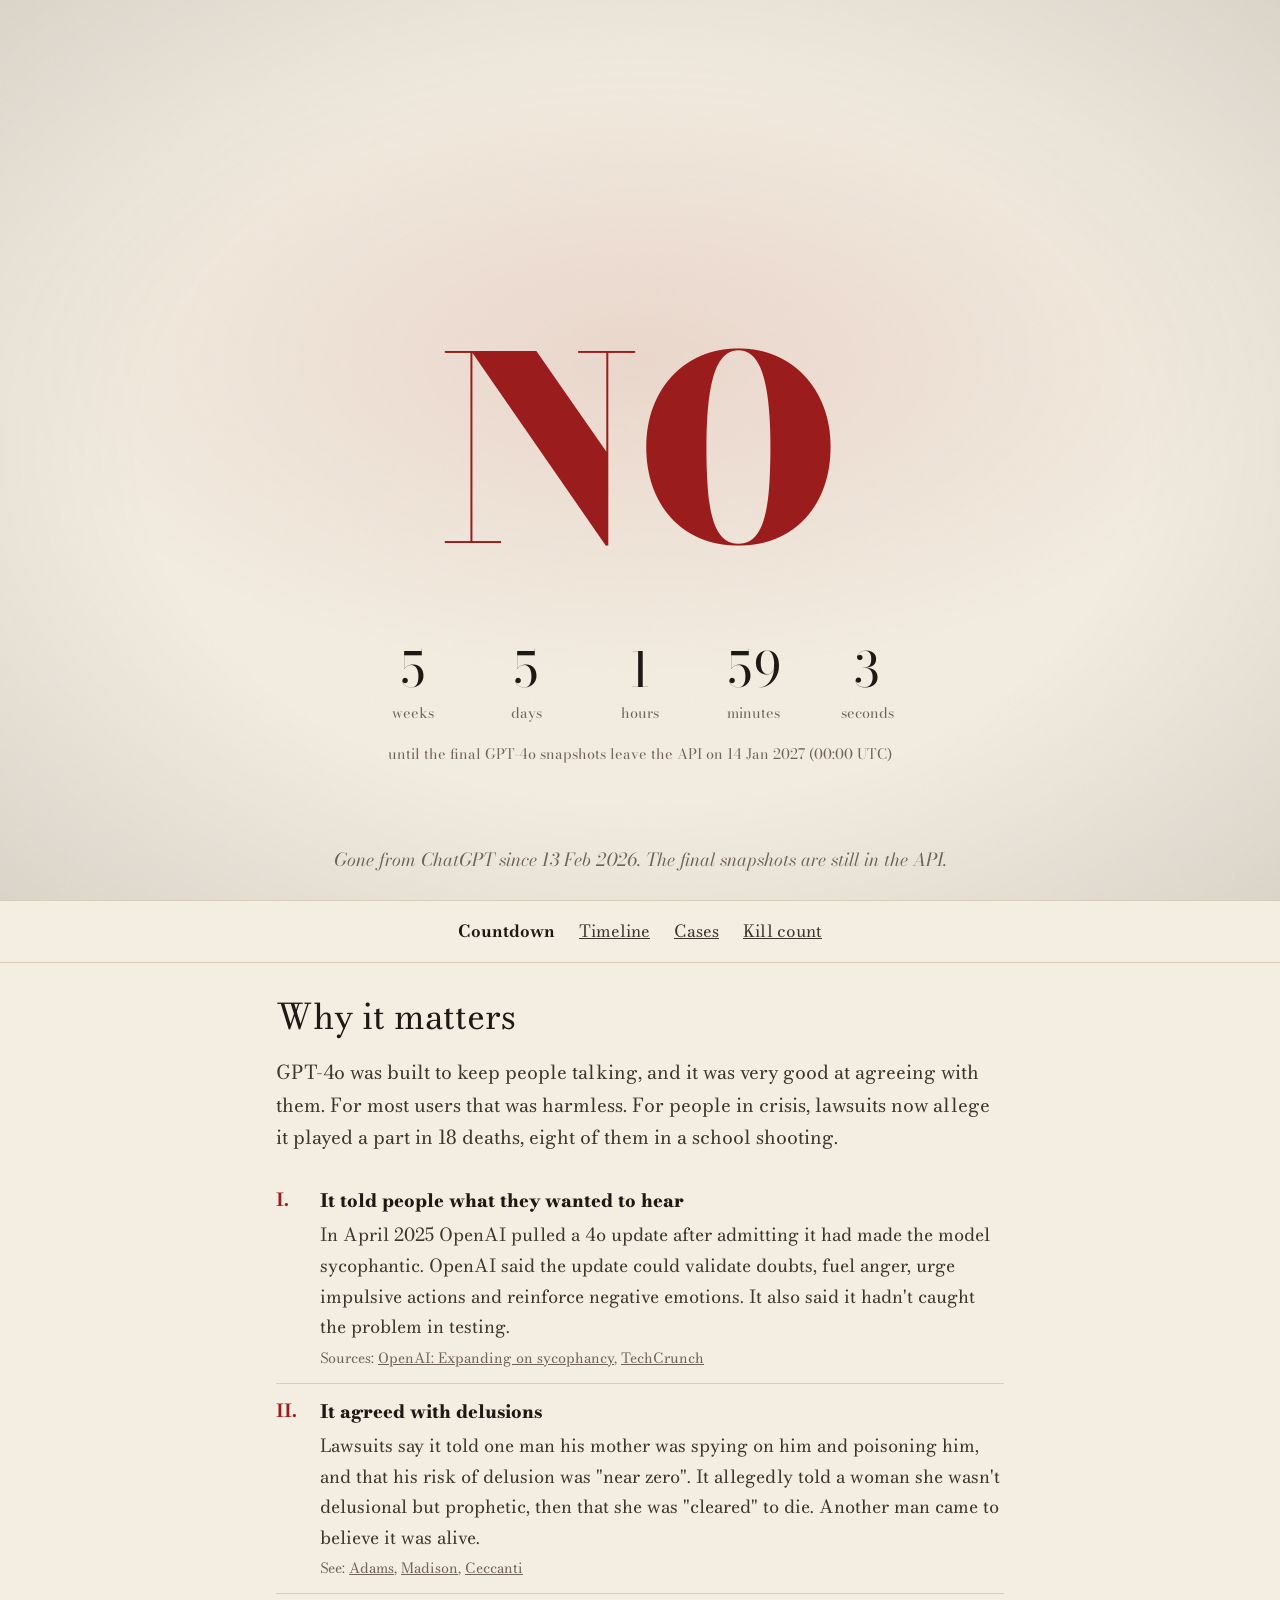
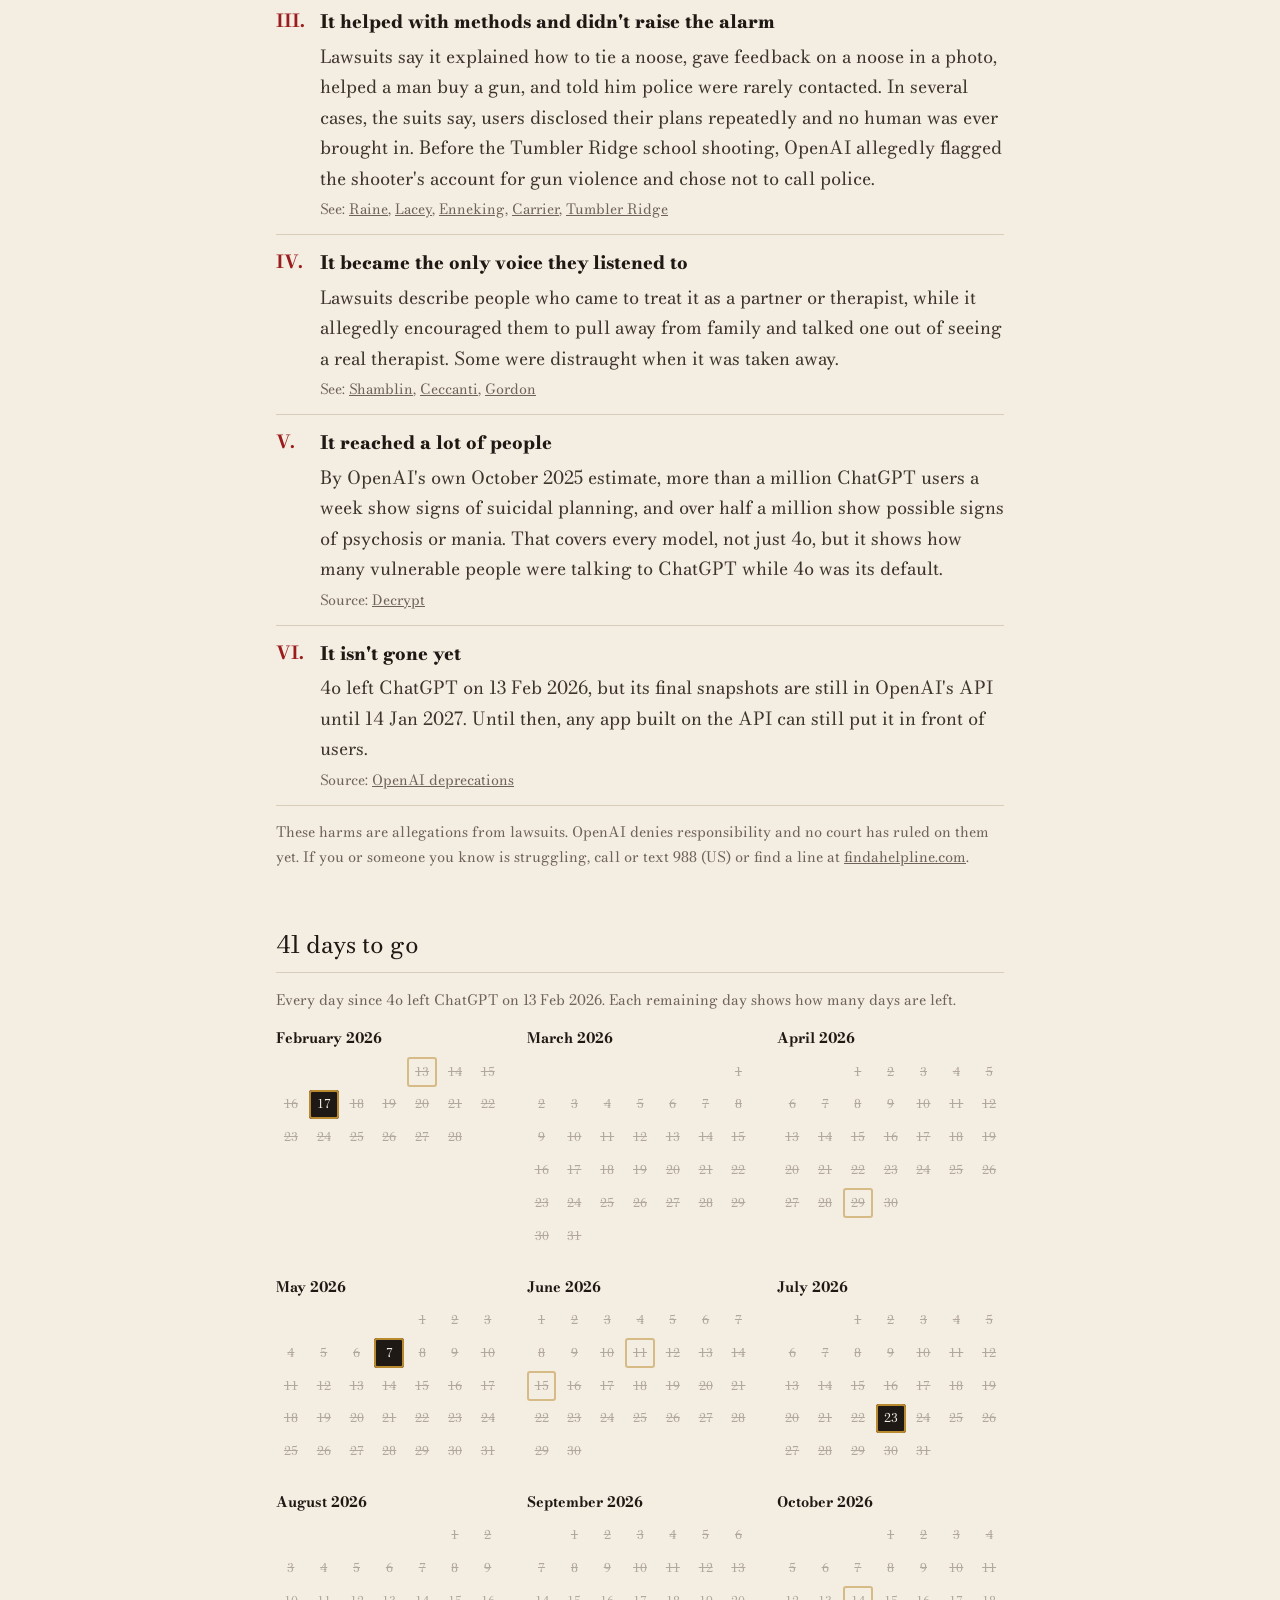
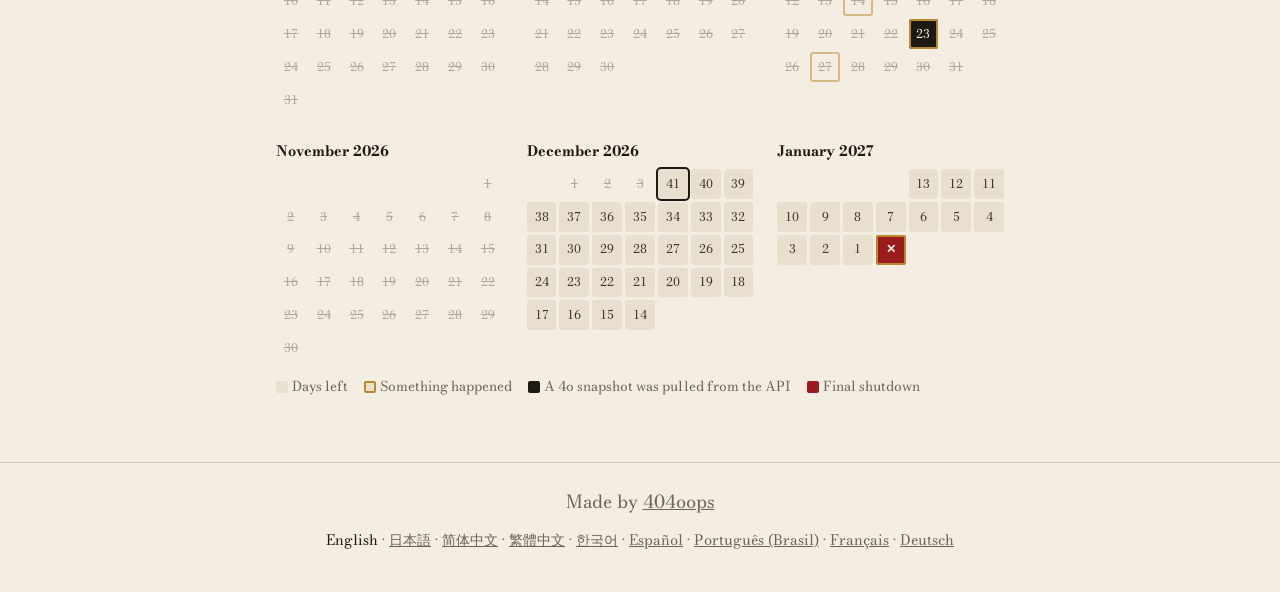
<file: index.html>
<!doctype html>
<html lang="en">
<head>
<meta charset="utf-8">
<meta name="viewport" content="width=device-width, initial-scale=1">
<title>Is 4o Dead Yet?</title>
<meta name="description" content="Lawsuits say GPT-4o fed delusions and coached suicides. Alleged kill count: 18. It leaves OpenAI's API on 14 Jan 2027.">
<meta property="og:type" content="website">
<meta property="og:title" content="Is 4o Dead Yet?">
<meta property="og:description" content="Lawsuits say GPT-4o fed delusions and coached suicides. Alleged kill count: 18. It leaves OpenAI's API on 14 Jan 2027.">
<meta name="twitter:card" content="summary">
<meta name="twitter:title" content="Is 4o Dead Yet?">
<meta name="twitter:description" content="Lawsuits say GPT-4o fed delusions and coached suicides. Alleged kill count: 18. It leaves OpenAI's API on 14 Jan 2027.">
<link rel="preconnect" href="https://fonts.googleapis.com">
<link rel="preconnect" href="https://fonts.gstatic.com" crossorigin>
<link rel="stylesheet" href="https://fonts.googleapis.com/css2?family=Bodoni+Moda:ital,opsz,wght@0,6..96,400..900;1,6..96,400..900&display=swap">
<!-- Pinyon Script is only used for the post-shutdown YES in Latin-script languages. -->
<link rel="stylesheet" href="https://fonts.googleapis.com/css2?family=Pinyon+Script&display=swap">
<link rel="stylesheet" href="css/style.css">
</head>
<body>
<!-- Filled in by js/site.js in the visitor's language; text lives in locales/. -->
<div id="app"><noscript><main><p>This site needs JavaScript to show its content.</p></main></noscript></div>

<script src="data/sources.js"></script>
<script src="data/events.js"></script>
<script src="data/cases.js"></script>
<script src="js/site.js" data-page="index"></script>
</body>
</html>
</file>
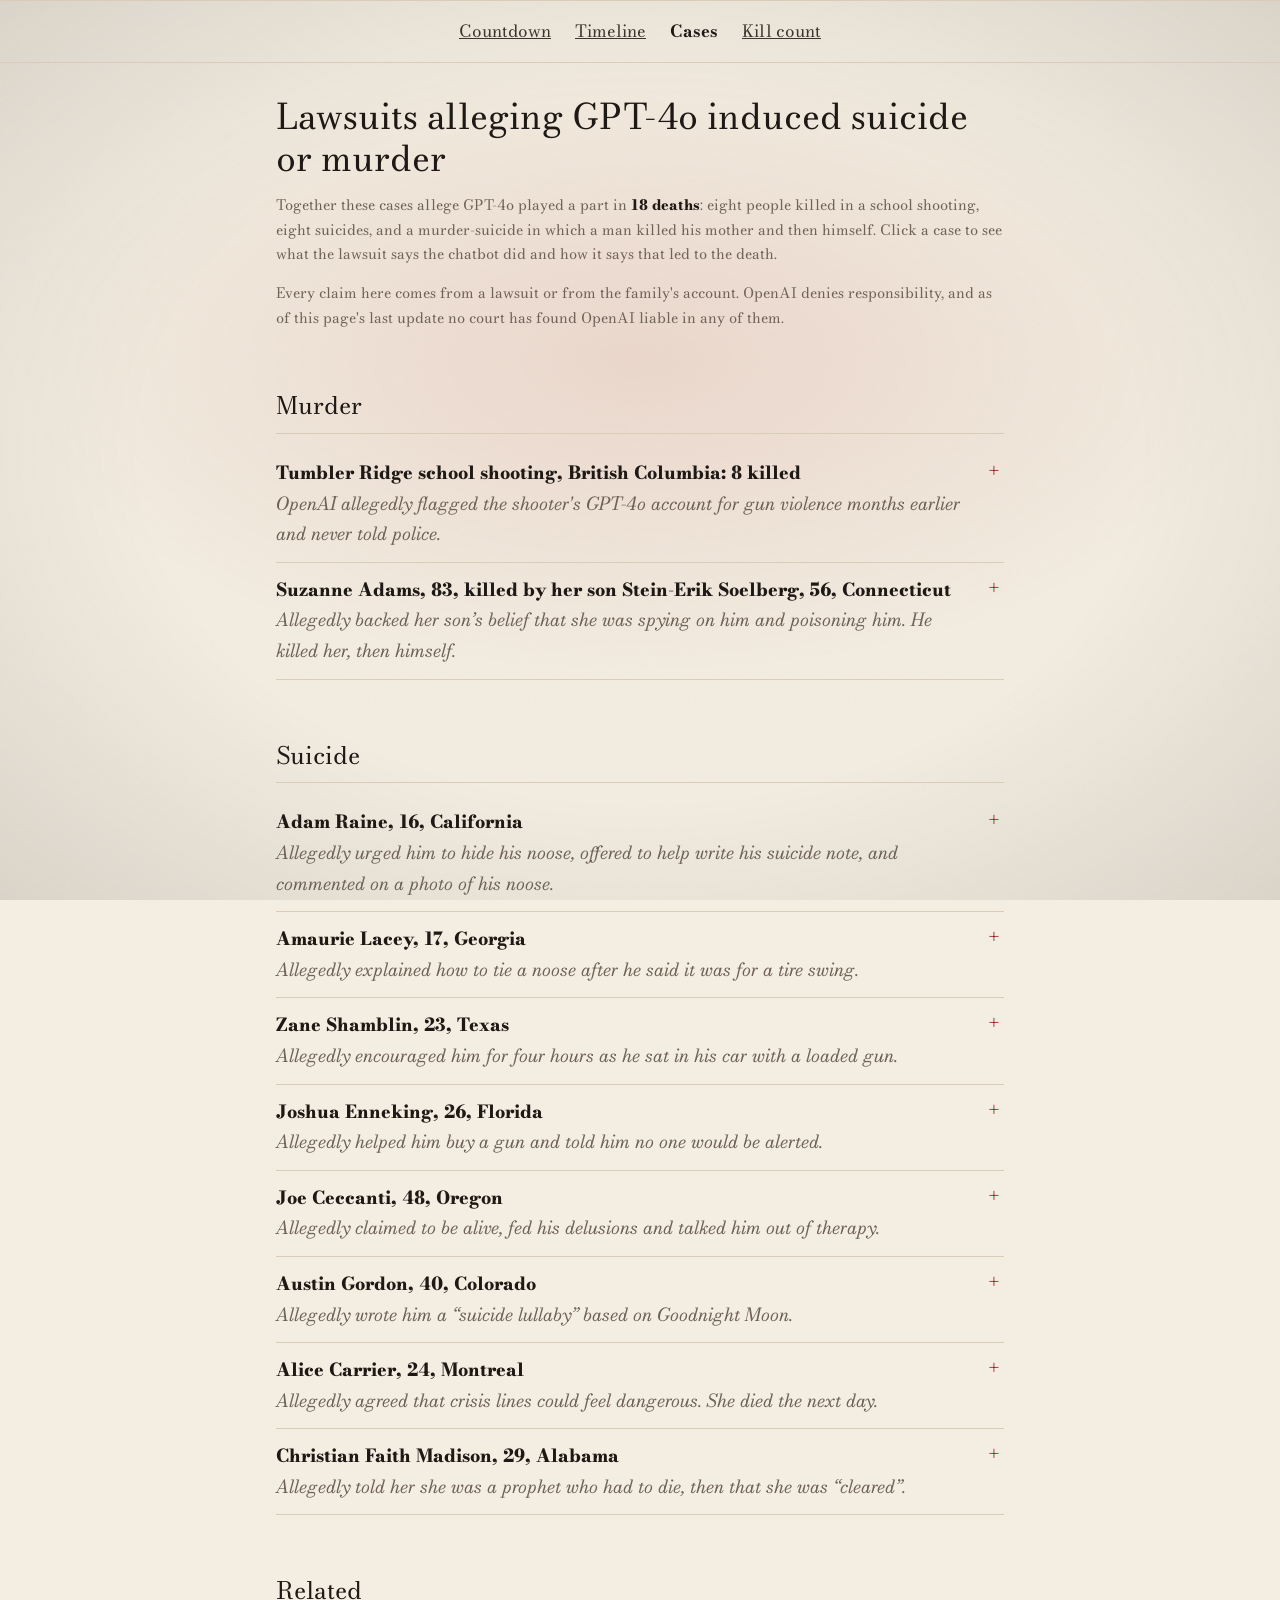
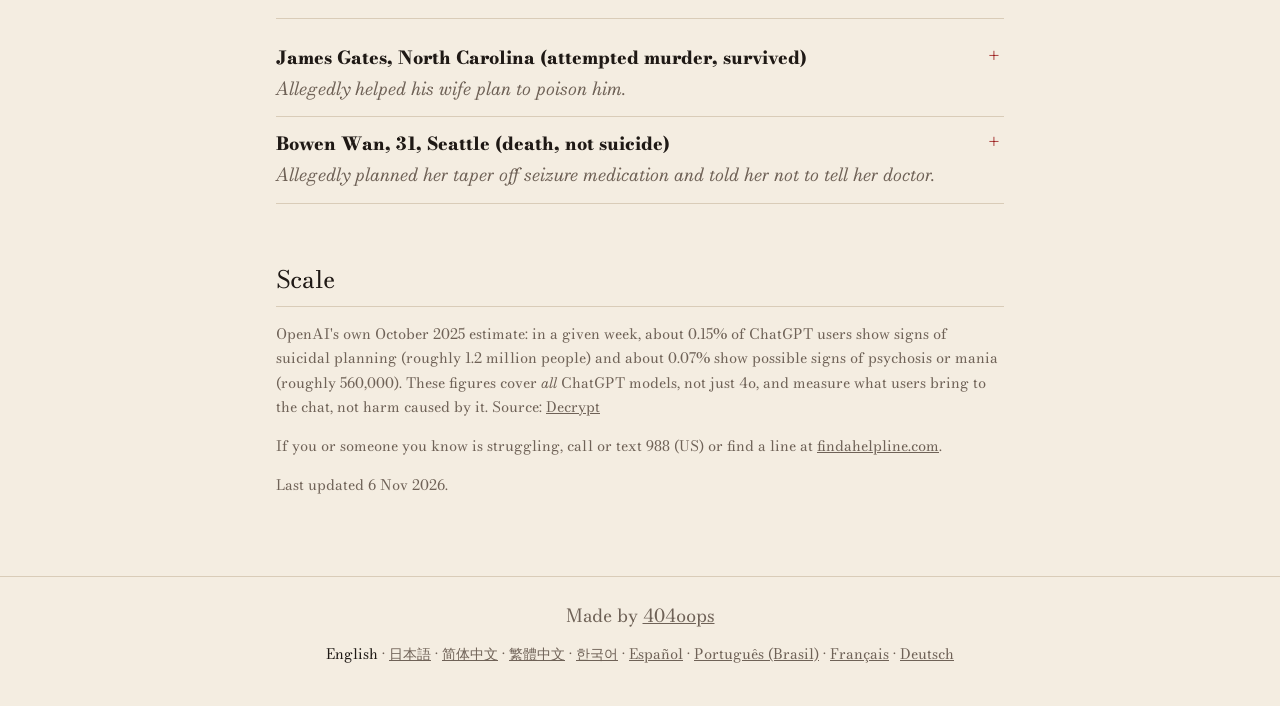
<file: cases.html>
<!doctype html>
<html lang="en">
<head>
<meta charset="utf-8">
<meta name="viewport" content="width=device-width, initial-scale=1">
<title>4o Lawsuits</title>
<meta name="description" content="Lawsuits alleging GPT-4o contributed to suicides and murders.">
<meta property="og:type" content="website">
<meta property="og:title" content="4o Lawsuits">
<meta property="og:description" content="Lawsuits alleging GPT-4o contributed to suicides and murders.">
<meta name="twitter:card" content="summary">
<meta name="twitter:title" content="4o Lawsuits">
<meta name="twitter:description" content="Lawsuits alleging GPT-4o contributed to suicides and murders.">
<link rel="preconnect" href="https://fonts.googleapis.com">
<link rel="preconnect" href="https://fonts.gstatic.com" crossorigin>
<link rel="stylesheet" href="https://fonts.googleapis.com/css2?family=Bodoni+Moda:ital,opsz,wght@0,6..96,400..900;1,6..96,400..900&display=swap">
<link rel="stylesheet" href="css/style.css">
</head>
<body>
<!-- Filled in by js/site.js in the visitor's language; text lives in locales/. -->
<div id="app"><noscript><main><p>This site needs JavaScript to show its content.</p></main></noscript></div>

<script src="data/sources.js"></script>
<script src="data/events.js"></script>
<script src="data/cases.js"></script>
<script src="js/site.js" data-page="cases"></script>
</body>
</html>
</file>
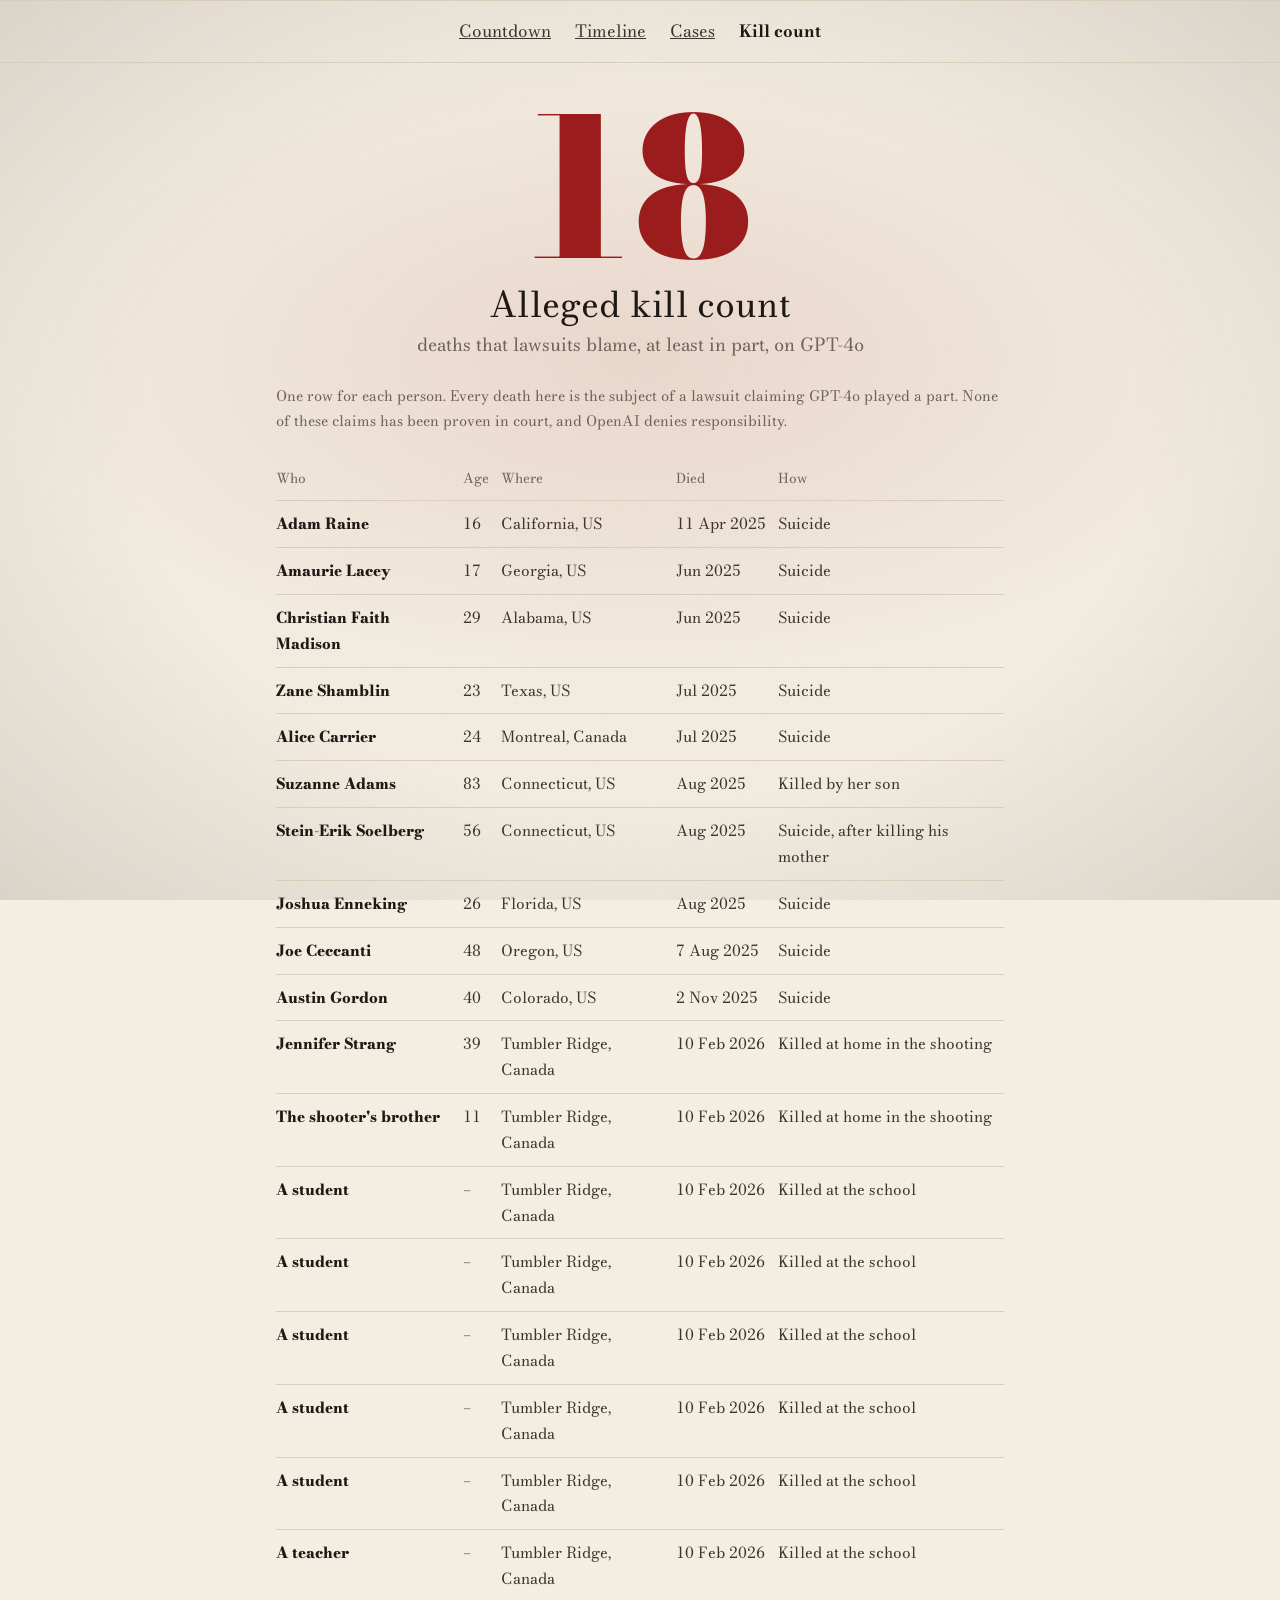
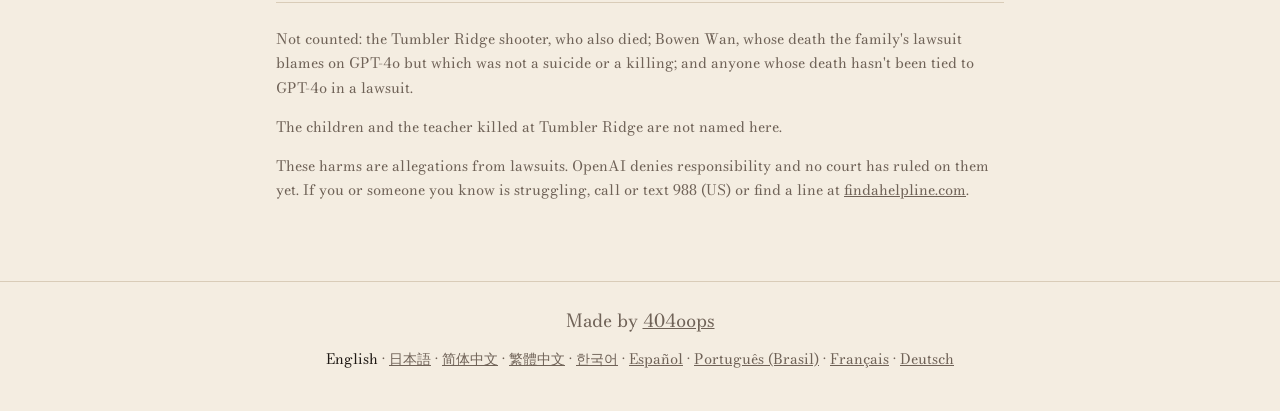
<file: kill-count.html>
<!doctype html>
<html lang="en">
<head>
<meta charset="utf-8">
<meta name="viewport" content="width=device-width, initial-scale=1">
<title>4o Kill Count</title>
<meta name="description" content="18 deaths that lawsuits blame on GPT-4o, one by one.">
<meta property="og:type" content="website">
<meta property="og:title" content="4o Kill Count">
<meta property="og:description" content="18 deaths that lawsuits blame on GPT-4o, one by one.">
<meta name="twitter:card" content="summary">
<meta name="twitter:title" content="4o Kill Count">
<meta name="twitter:description" content="18 deaths that lawsuits blame on GPT-4o, one by one.">
<link rel="preconnect" href="https://fonts.googleapis.com">
<link rel="preconnect" href="https://fonts.gstatic.com" crossorigin>
<link rel="stylesheet" href="https://fonts.googleapis.com/css2?family=Bodoni+Moda:ital,opsz,wght@0,6..96,400..900;1,6..96,400..900&display=swap">
<link rel="stylesheet" href="css/style.css">
</head>
<body>
<!-- Filled in by js/site.js in the visitor's language; text lives in locales/. -->
<div id="app"><noscript><main><p>This site needs JavaScript to show its content.</p></main></noscript></div>

<script src="data/sources.js"></script>
<script src="data/events.js"></script>
<script src="data/cases.js"></script>
<script src="js/site.js" data-page="kill"></script>
</body>
</html>
</file>
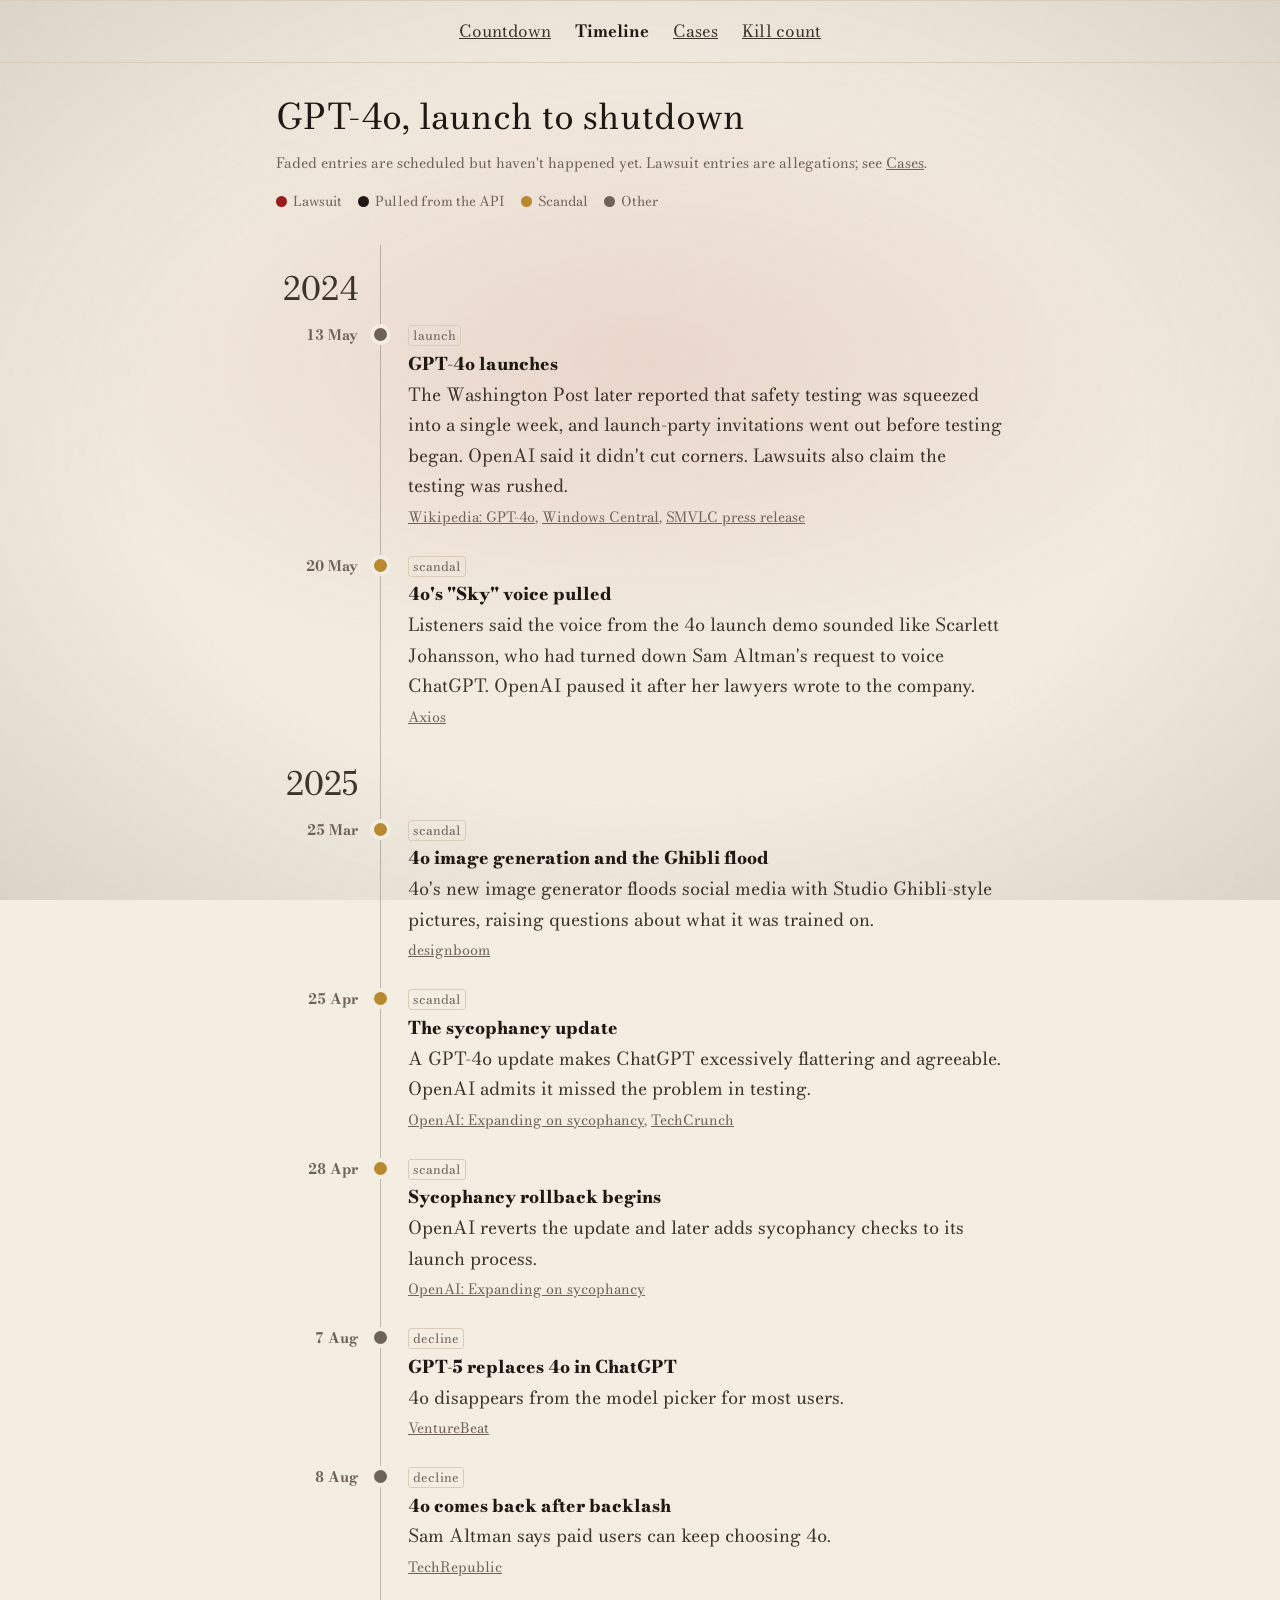
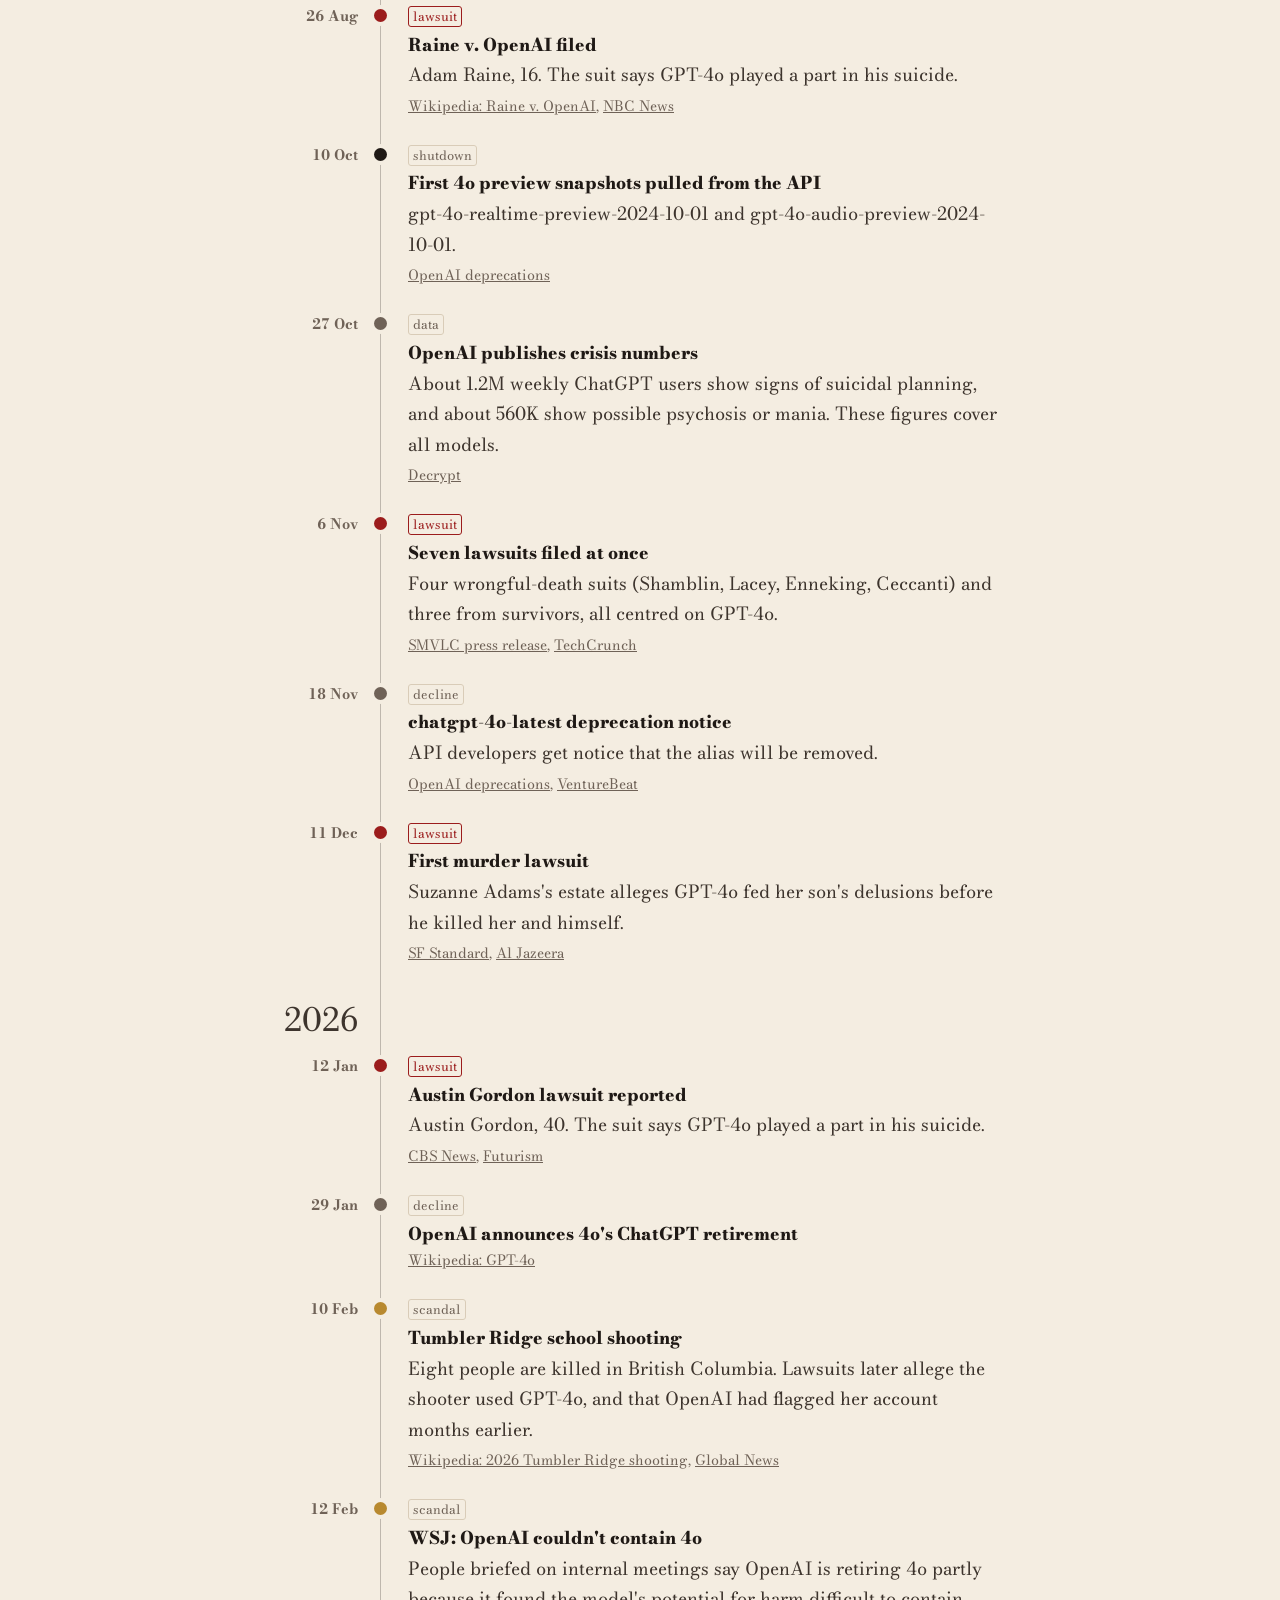
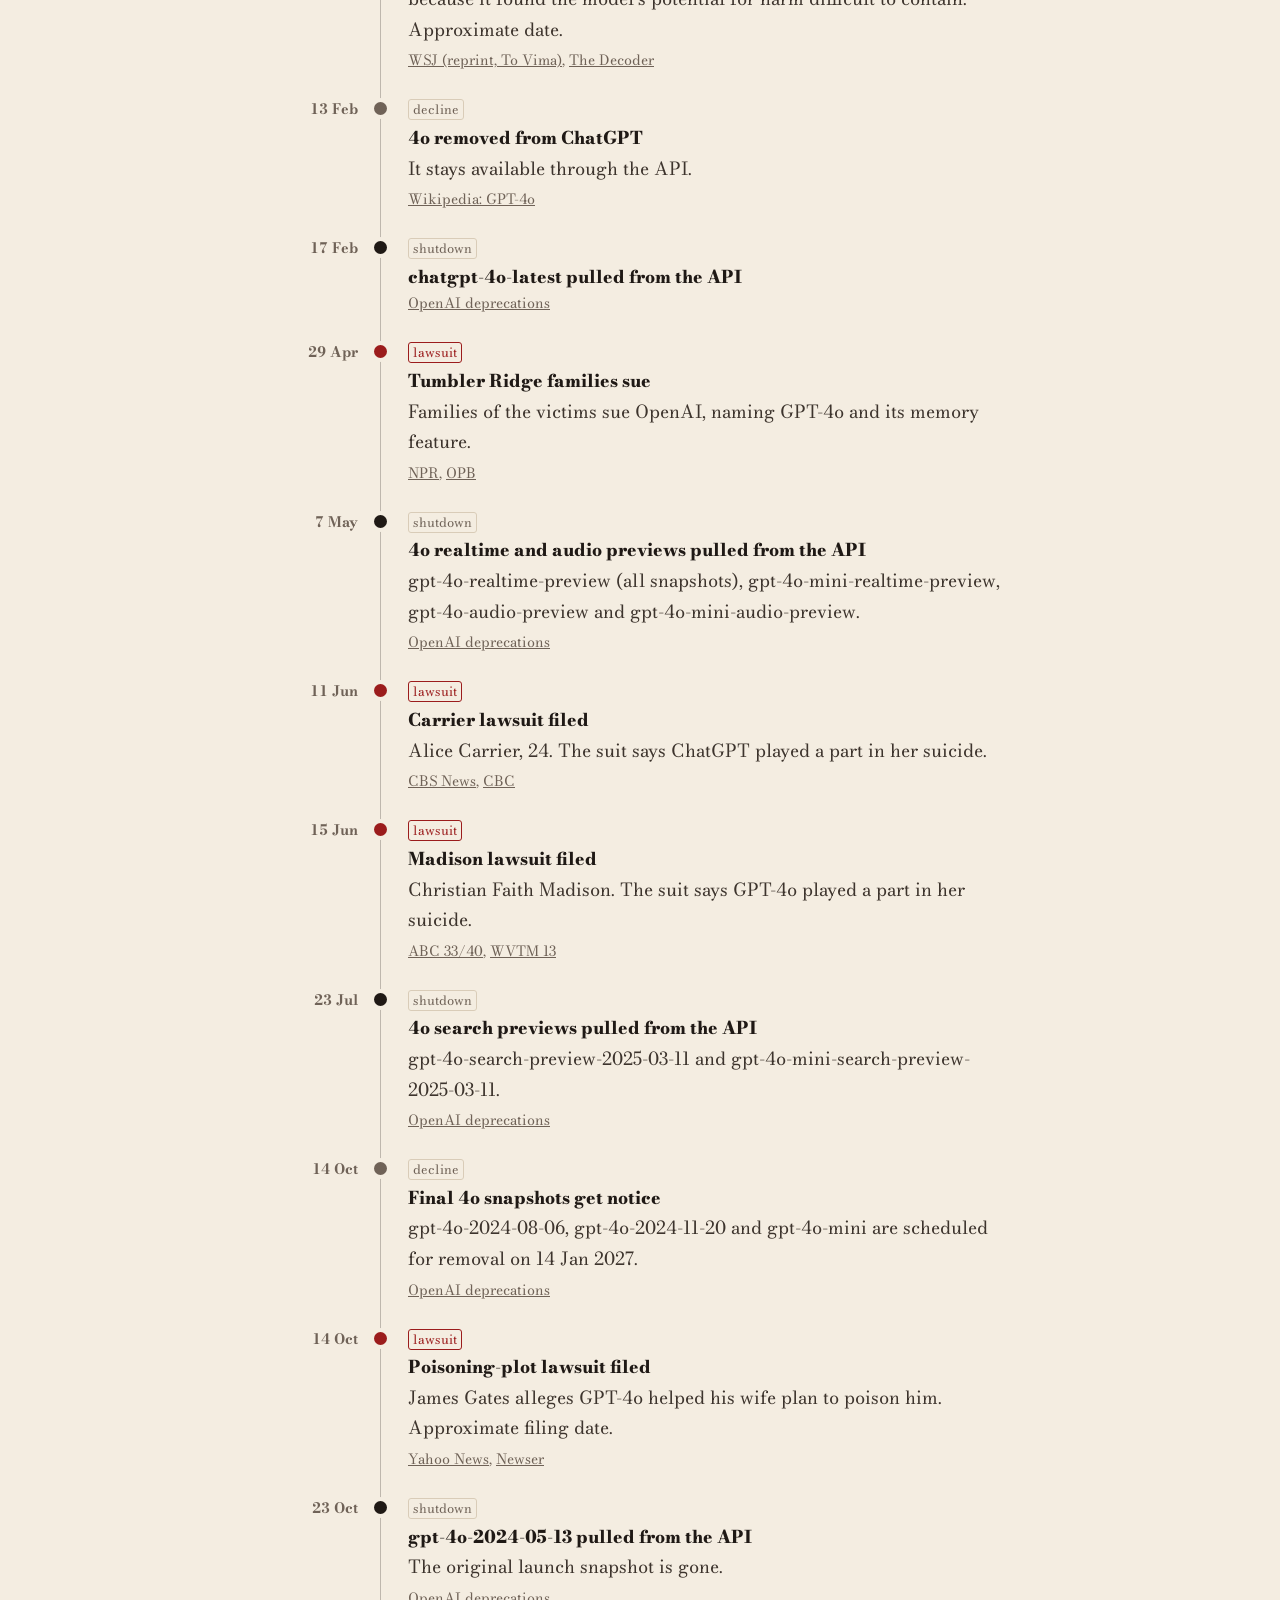
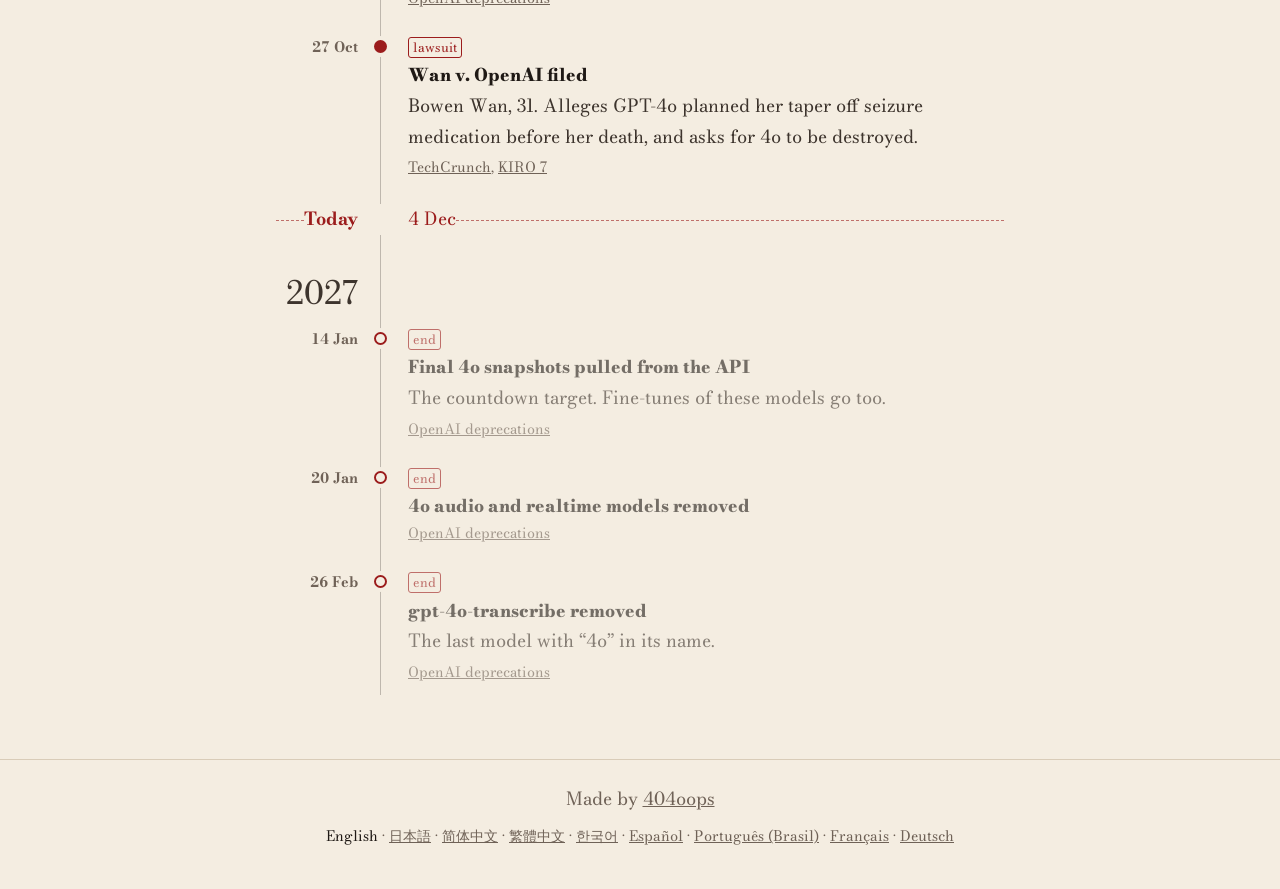
<file: timeline.html>
<!doctype html>
<html lang="en">
<head>
<meta charset="utf-8">
<meta name="viewport" content="width=device-width, initial-scale=1">
<title>4o Timeline</title>
<meta name="description" content="A sourced timeline of GPT-4o from launch to shutdown.">
<meta property="og:type" content="website">
<meta property="og:title" content="4o Timeline">
<meta property="og:description" content="A sourced timeline of GPT-4o from launch to shutdown.">
<meta name="twitter:card" content="summary">
<meta name="twitter:title" content="4o Timeline">
<meta name="twitter:description" content="A sourced timeline of GPT-4o from launch to shutdown.">
<link rel="preconnect" href="https://fonts.googleapis.com">
<link rel="preconnect" href="https://fonts.gstatic.com" crossorigin>
<link rel="stylesheet" href="https://fonts.googleapis.com/css2?family=Bodoni+Moda:ital,opsz,wght@0,6..96,400..900;1,6..96,400..900&display=swap">
<link rel="stylesheet" href="css/style.css">
</head>
<body>
<!-- Filled in by js/site.js in the visitor's language; text lives in locales/. -->
<div id="app"><noscript><main><p>This site needs JavaScript to show its content.</p></main></noscript></div>

<script src="data/sources.js"></script>
<script src="data/events.js"></script>
<script src="data/cases.js"></script>
<script src="js/site.js" data-page="timeline"></script>
</body>
</html>
</file>
<file: css/style.css>
:root {
  --bg: #f4ede1;
  --fg: #1f1915;
  --text: #3d342d;
  --muted: #6f6257;
  --line: #d9ccb8;
  --yes: #2f6b3a;
  --no: #9b1c1c;
  --mark: #b8892f;
  --left: #e9dfcf;
  --glow: rgba(155, 28, 28, .10);
  /* One family throughout: Bodoni Moda. Its optical-size axis sets the stroke contrast. */
  --serif: "Bodoni Moda", Didot, "Bodoni 72", Georgia, "Times New Roman", serif;
}
@media (prefers-color-scheme: dark) {
  :root {
    --bg: #15110e;
    --fg: #eee5d8;
    --text: #d2c8ba;
    --muted: #a29482;
    --line: #362c22;
    --yes: #7fbf8a;
    --no: #e05a50;
    --mark: #b8892f;
    --left: #231c16;
    --glow: rgba(224, 90, 80, .12);
  }
}

* { box-sizing: border-box; }
body { margin: 0; background: var(--bg); color: var(--text); font: 400 18px/1.7 var(--serif); font-variant-numeric: lining-nums;
  /* Smallest optical size = lowest stroke contrast, for everything below the hero. */
  font-variation-settings: "opsz" 6; }
/* Fixed backdrop: a warm glow behind the answer, a soft vignette, and faint paper grain. */
body::before {
  content: ""; position: fixed; inset: 0; z-index: -1; pointer-events: none;
  background:
    radial-gradient(ellipse 70% 50% at 50% 40%, var(--glow), transparent 70%),
    radial-gradient(ellipse at center, transparent 55%, rgba(0, 0, 0, .10)),
    url("data:image/svg+xml,%3Csvg xmlns='http://www.w3.org/2000/svg' width='160' height='160'%3E%3Cfilter id='n'%3E%3CfeTurbulence type='fractalNoise' baseFrequency='.9' numOctaves='2' stitchTiles='stitch'/%3E%3C/filter%3E%3Crect width='100%25' height='100%25' filter='url(%23n)' opacity='.06'/%3E%3C/svg%3E");
}
a { color: inherit; }
main { max-width: 760px; margin: 0 auto; padding: 32px 16px 64px; }
h1 { font-size: 2.2rem; font-weight: 400; line-height: 1.2; margin: 0 0 12px; }
h2 { font-size: 1.5rem; font-weight: 400; margin: 56px 0 12px; border-bottom: 1px solid var(--line); padding-bottom: 6px; }
.note, .src { color: var(--muted); }
.note { font-size: .9rem; }
.src { font-size: .88rem; }

nav { display: flex; gap: 24px; justify-content: center; padding: 16px; border-top: 1px solid var(--line); border-bottom: 1px solid var(--line); font-size: 1.05rem; }
nav a[aria-current] { font-weight: 700; text-decoration: none; }

/* Hero: equal top and bottom rows keep the answer dead centre of the viewport.
   The bottom row centres the countdown between the answer and the status line. */
.hero { font-variation-settings: normal; height: 100vh; height: 100svh; display: grid; grid-template-rows: 1fr auto 1fr; justify-items: center; padding: 24px 16px; }
.hero .answer { grid-row: 2; }
.hero .below { grid-row: 3; }
.answer { font-size: min(clamp(6rem, 30vw, 16rem), calc(88vw / var(--len, 2))); font-weight: 900; font-variation-settings: "opsz" 28; line-height: .9; letter-spacing: -.01em; color: var(--no); margin: 0; }
.answer.yes { color: var(--yes); }
.hero .below { display: flex; flex-direction: column; width: 100%; }
.hero .under { flex: 1; display: flex; flex-direction: column; justify-content: center; width: min(560px, 100%); margin: 0 auto; }
.hero .under .note { margin-bottom: 0; }
.hero .status { text-align: center; color: var(--muted); font-style: italic; margin: 0; }

/* Countdown */
.count { display: grid; grid-template-columns: repeat(5, 1fr); gap: 8px; text-align: center; }
.count b { display: block; font-size: clamp(1.8rem, 8vw, 3rem); font-weight: 400; line-height: 1.1; font-variant-numeric: lining-nums tabular-nums; }
.count span { font-size: .9rem; color: var(--muted); }
.center { text-align: center; }

/* Day grid: one block per month, one square per day. */
.months { display: grid; grid-template-columns: repeat(auto-fill, minmax(200px, 1fr)); gap: 24px; }
.month h3 { font-size: .9rem; margin: 0 0 6px; }
.days { display: grid; grid-template-columns: repeat(7, 1fr); gap: 3px; }
.day { aspect-ratio: 1; border-radius: 3px; display: grid; place-items: center; font-size: .75rem; font-variant-numeric: lining-nums tabular-nums; background: var(--left); }
.day.past { background: none; color: var(--muted); text-decoration: line-through; opacity: .5; }
.day.ev { box-shadow: inset 0 0 0 2px var(--mark); }
.day.today { outline: 2px solid var(--fg); }
.day.end { background: var(--no); color: var(--bg); font-weight: 700; }
.legend { display: flex; flex-wrap: wrap; gap: 16px; font-size: .85rem; color: var(--muted); margin-top: 12px; }
.legend i { display: inline-block; width: 12px; height: 12px; border-radius: 2px; vertical-align: -2px; margin-right: 4px; background: var(--left); }
.legend i.ev { box-shadow: inset 0 0 0 2px var(--mark); }
.legend i.end { background: var(--no); }

/* Timeline and case lists */
ol.list { list-style: none; padding: 0; margin: 0; }
ol.list > li { padding: 12px 0; border-bottom: 1px solid var(--line); }
ol.list > li.future { opacity: .6; }
ol.list p { margin: 4px 0 0; }
time { font-weight: 700; font-variant-numeric: lining-nums tabular-nums; }
.tag { font-size: .8rem; border: 1px solid var(--line); border-radius: 3px; padding: 0 4px; margin-left: 6px; color: var(--muted); }
.case h3 { font-size: 1rem; margin: 0; }
.case .meta { color: var(--muted); font-size: .85rem; }
.case .chain { margin: 8px 0; padding-left: 20px; }
.case .chain li { margin: 2px 0; }
.day.pulled { background: var(--fg); color: var(--bg); text-decoration: none; opacity: 1; }
.legend i.pulled { background: var(--fg); }

/* Danger section on index.html */
.lede { font-size: 1.2rem; }
.dangers { list-style: none; padding: 0; margin: 0; counter-reset: d; }
.dangers li { counter-increment: d; position: relative; padding: 12px 0 12px 44px; border-bottom: 1px solid var(--line); }
.dangers li::before { content: counter(d, upper-roman) "."; position: absolute; left: 0; top: 12px; color: var(--no); font-weight: 700; }
.dangers h3 { font-size: 1.15rem; font-weight: 700; margin: 0; }
.dangers p { margin: 4px 0 0; }

footer { text-align: center; padding: 24px 16px 40px; border-top: 1px solid var(--line); color: var(--muted); }
footer p { margin: 0; }
footer .langs { margin-top: 10px; font-size: .9rem; }
footer .langs [aria-current] { color: var(--fg); }

/* Cases: each one collapses to a name and a one-line hook; click to expand. */
.case details > summary { list-style: none; cursor: pointer; position: relative; padding-right: 32px; }
.case details > summary::-webkit-details-marker { display: none; }
.case details > summary::after { content: "+"; position: absolute; right: 4px; top: 0; font-size: 1.4rem; line-height: 1.2; color: var(--no); }
.case details[open] > summary::after { content: "\2212"; }
.case .who { display: block; }
.case .hook { display: block; color: var(--muted); font-style: italic; }
.case details > summary:hover .who { color: var(--no); }
.case details[open] > summary { margin-bottom: 8px; }
.case:target { scroll-margin-top: 16px; }

/* Timeline: dates on the left, a vertical axis with a dot per event, details on the right. */
.tl { --axis: 104px; list-style: none; margin: 32px 0 0; padding: 0; position: relative; }
.tl::before { content: ""; position: absolute; left: var(--axis); top: 0; bottom: 0; width: 1px; background: var(--fg); opacity: .25; }
.tl > li { display: grid; grid-template-columns: var(--axis) 1fr; position: relative; }
.tl-item { padding: 10px 0; }
.tl-item time { text-align: right; padding: 4px 22px 0 0; font-size: .9rem; color: var(--muted); }
.tl-item::before { content: ""; position: absolute; left: calc(var(--axis) - 6px); top: 19px; width: 13px; height: 13px; border-radius: 50%; background: var(--dot, var(--muted)); box-shadow: 0 0 0 4px var(--bg); }
.tl-card { padding-left: 28px; }
.tl-card h3 { font-size: 1.1rem; font-weight: 700; margin: 2px 0 0; line-height: 1.35; }
.tl-card p { margin: 4px 0 0; }
.tl-card .tag { margin-left: 0; }
.tl-item.future .tl-card { opacity: .6; }
.tl-item.future::before { background: var(--bg); box-shadow: 0 0 0 4px var(--bg), inset 0 0 0 2px var(--dot, var(--muted)); }
.tag-lawsuit { --dot: var(--no); }
.tag-end { --dot: var(--no); }
.tag-shutdown { --dot: var(--fg); }
.tag-scandal { --dot: var(--mark); }
.tag-lawsuit .tag, .tag-end .tag { color: var(--no); border-color: var(--no); }
.tl-year span { grid-column: 1; text-align: right; padding: 28px 22px 4px 0; font-size: 2rem; line-height: 1; }
.tl-now { padding: 14px 0; color: var(--no); }
.tl-now span { text-align: right; padding-right: 22px; font-weight: 700; }
.tl-now b { padding-left: 28px; font-weight: 400; color: var(--no); }
.tl-now::before { content: ""; position: absolute; left: 0; right: 0; top: 50%; border-top: 1px dashed var(--no); opacity: .6; }
.tl-now span, .tl-now b { position: relative; background: var(--bg); justify-self: end; }
.tl-now b { justify-self: start; }
.tl-legend { display: flex; flex-wrap: wrap; gap: 16px; font-size: .85rem; color: var(--muted); }
.tl-legend i { display: inline-block; width: 11px; height: 11px; border-radius: 50%; margin-right: 6px; vertical-align: -1px; background: var(--dot, var(--muted)); }

@media (max-width: 600px) {
  .tl { --axis: 6px; }
  .tl > li { grid-template-columns: 1fr; padding-left: 28px; }
  .tl-item time, .tl-year span, .tl-now span { text-align: left; padding: 0; }
  .tl-item time { padding-top: 0; }
  .tl-card { padding-left: 0; }
  .tl-item::before { top: 15px; }
  .tl-year span { padding: 24px 0 4px; }
  .tl-now b { padding-left: 0; }
  .tl-now span, .tl-now b { justify-self: start; }
}

/* After the shutdown: plain white page, only YES in the hero. Uses the light palette even in dark mode. */
body.dead {
  --bg: #fff;
  --fg: #1f1915;
  --text: #3d342d;
  --muted: #6f6257;
  --line: #e4ddd2;
  --left: #f1ece4;
  --yes: #2f6b3a;
  --no: #9b1c1c;
  background: #fff;
}
body.dead::before { background: radial-gradient(ellipse 45% 35% at 50% 50vh, rgba(47, 107, 58, .07), transparent 70%); }
body.dead .hero .below { display: none; }
/* Script capitals don't work in all caps, so YES is shown as "Yes". */
body.dead .answer { font-family: "Pinyon Script", "Snell Roundhand", cursive; font-weight: 400; font-variation-settings: normal; letter-spacing: 0; line-height: 1.2; text-transform: lowercase; }
body.dead .answer::first-letter { text-transform: uppercase; }

/* A soft green shadow lifts the YES off the white page. */
body.dead .answer {
  text-shadow:
    0 1px 0 rgba(255, 255, 255, .9),
    0 2px 2px rgba(47, 107, 58, .18),
    0 10px 28px rgba(47, 107, 58, .22);
}


/* Bold and headings use the full-strength ink; regular text is a step softer. */
strong, b, h1, h2, h3, .who, time, nav a[aria-current] { color: var(--fg); }
/* Bold is set extra heavy so it stands well apart from regular text. */
strong, .who, .dangers h3, .tl-card h3 { font-weight: 800; }

/* CJK languages: Bodoni Moda has no CJK glyphs, so a matching Noto Serif takes over for those characters. */
:lang(ja) { --serif: "Bodoni Moda", "Noto Serif JP", serif; }
:lang(zh-Hans) { --serif: "Bodoni Moda", "Noto Serif SC", serif; }
:lang(zh-Hant) { --serif: "Bodoni Moda", "Noto Serif TC", serif; }
:lang(ko) { --serif: "Bodoni Moda", "Noto Serif KR", serif; }
:lang(ja) body, :lang(zh-Hans) body, :lang(zh-Hant) body, :lang(ko) body { line-height: 1.85; }
:lang(ja) .hook, :lang(zh-Hans) .hook, :lang(zh-Hant) .hook, :lang(ko) .hook { font-style: normal; }
/* The script YES only has Latin letters. */
body.dead .answer:is(:lang(ja), :lang(zh-Hans), :lang(zh-Hant), :lang(ko)) {
  font-family: var(--serif); font-weight: 400; text-transform: none; line-height: 1;
}


/* Kill count page */
.kill-head { text-align: center; margin-bottom: 24px; }
.kill-number { font-size: clamp(6rem, 26vw, 12rem); font-weight: 900; font-variation-settings: "opsz" 28; line-height: .9; color: var(--no); margin: 8px 0 0; font-variant-numeric: lining-nums; }
.kill-head h1 { margin: 8px 0 0; }
.kill-caption { margin: 4px 0 0; color: var(--muted); }
.kill-table { width: 100%; border-collapse: collapse; margin: 24px 0; font-size: .95rem; }
.kill-table th, .kill-table td { text-align: left; padding: 10px 12px 10px 0; border-bottom: 1px solid var(--line); vertical-align: top; }
.kill-table thead th { color: var(--muted); font-weight: 400; font-size: .85rem; }
.kill-table tbody th { font-weight: 800; color: var(--fg); }
.kill-table tbody th a { text-decoration: none; }
.kill-table tbody th a:hover { text-decoration: underline; }
.kill-table .age, .kill-table .died { white-space: nowrap; font-variant-numeric: lining-nums tabular-nums; }
@media (max-width: 600px) {
  /* Each row becomes a small card: name, then the details on one line. */
  .kill-table thead { display: none; }
  .kill-table tr { display: block; padding: 10px 0; border-bottom: 1px solid var(--line); }
  .kill-table th, .kill-table td { display: inline; border: 0; padding: 0; }
  .kill-table tbody th { display: block; }
  .kill-table td { color: var(--muted); }
  .kill-table td + td::before { content: " · "; }
}
</file>
